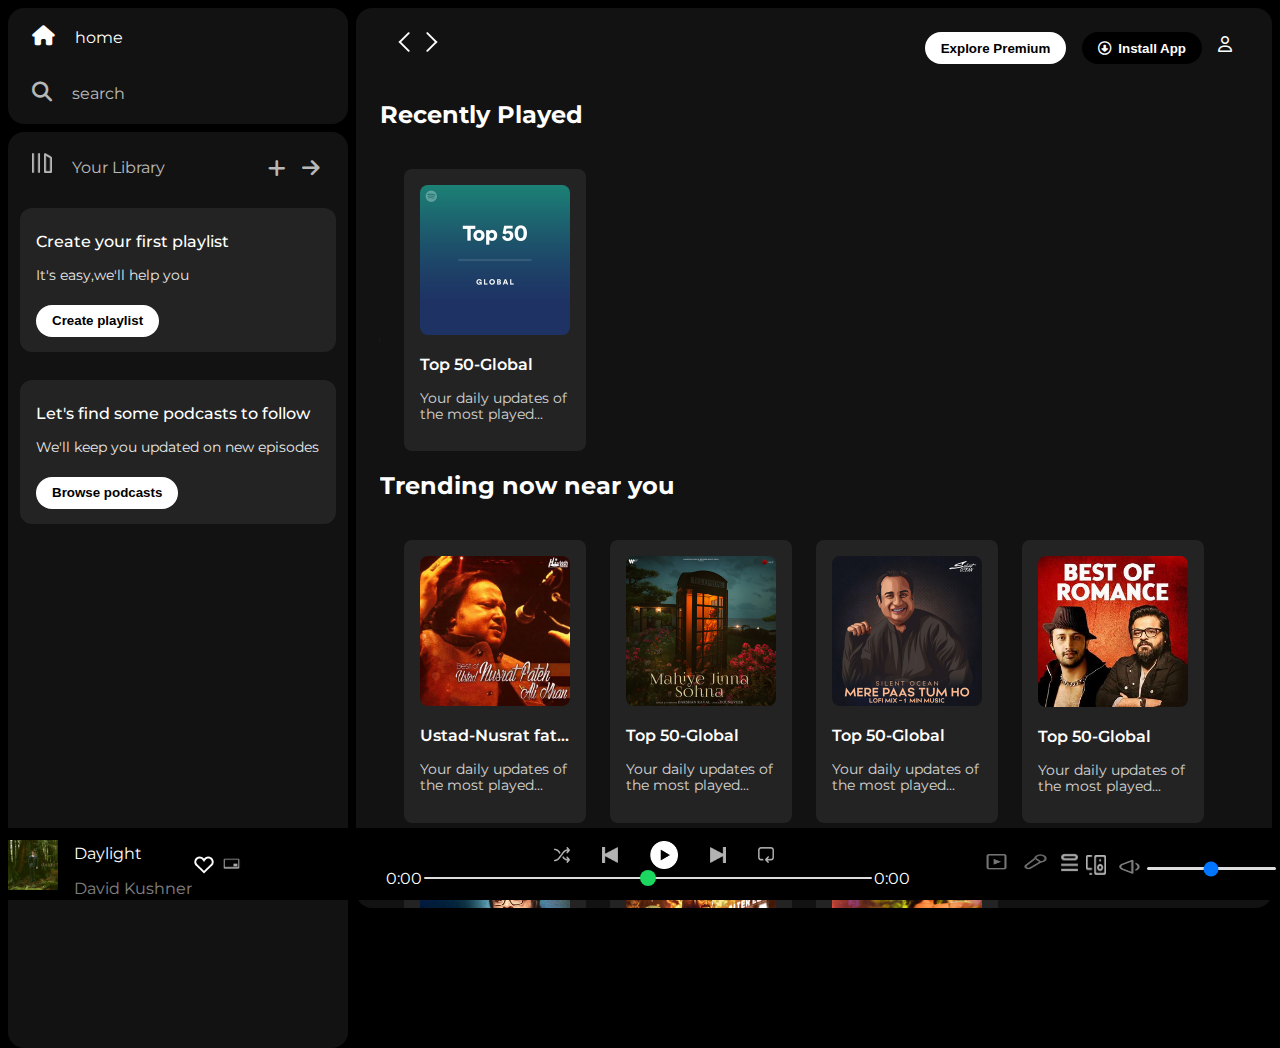
<file: index.html>
<!DOCTYPE html>
<html lang="en">
<head>
    <meta charset="UTF-8">
    <meta name="viewport" content="width=device-width, initial-scale=1.0">
    <link rel="stylesheet" href="https://cdnjs.cloudflare.com/ajax/libs/font-awesome/6.7.2/css/all.min.css" integrity="sha512-Evv84Mr4kqVGRNSgIGL/F/aIDqQb7xQ2vcrdIwxfjThSH8CSR7PBEakCr51Ck+w+/U6swU2Im1vVX0SVk9ABhg==" crossorigin="anonymous" referrerpolicy="no-referrer" />
    <link rel="icon" href="./Assets/logo.png">
    <title>Spotify-Web Player Music For Everyone</title>
    <link rel="stylesheet" href="spotify.css">
    <link rel="preconnect" href="https://fonts.googleapis.com">
<link rel="preconnect" href="https://fonts.gstatic.com" crossorigin>
<link href="https://fonts.googleapis.com/css2?family=Montserrat:ital,wght@0,100..900;1,100..900&display=swap" rel="stylesheet">
</head>
<body>
    <div class="main">
        <div class="sidebar">
            <div class="nav">
                <div class="nav-option" style="opacity: 1;">
                    <i class="fa-solid fa-house"></i>
                    <a href="#">home</a>
                </div>
                <div class="nav-option">
                    <i class="fa-solid fa-magnifying-glass"></i>
                    <a href="#">search</a>
                </div>
            </div>
            <div class="library">
                <div class="options">
                    <div class="lib-option nav-option">
                        <img src="./Assets/library_icon (1).png">
                        <a href="#">Your Library</a>
                    </div>
                    <div class="icons">
                        <i class="fa-solid fa-plus"></i>
                        <i class="fa-solid fa-arrow-right"></i>
                    </div>
                </div>
                <div class="lib-box">
                    <div class="box">
                        <p class="box-p1">Create your first playlist</p>
                        <p class="box-p2">It's easy,we'll help you</p>
                        <button class="badge">Create playlist</button>
                    </div>
                    <div class="box">
                        <p class="box-p1">Let's find some podcasts to follow</p>
                        <p class="box-p2">We'll keep you updated on new episodes</p>
                        <button class="badge">Browse podcasts</button>
                    </div>
                </div>
            </div>
        </div>
        <div class="main-content">
            <div class="sticky-nav">
                <div class="sticky-nav-icons">
                    <img src="./Assets/backward_icon.png">
                    <img src="./Assets/forward_icon.png " class="hide">
                </div>
                <div class="sticky-nav-options">
                    <button class="badge nav-item hide">Explore Premium</button>
                <button class="badge nav-item dark-badge"><i class="fa-regular fa-circle-down"  style="margin-right: 7px;"></i>Install App</button>
                <i class="fa-regular fa-user nav-item"></i>
                </div>
            </div>

                <h2>Recently Played</h2>
                <div class="cards-container">
                    <div class="card">
                        <img src="./Assets/card1img.jpeg" class="card-img">
                        <p class="card-title">Top 50-Global</p>
                        <p class="card-info">Your daily updates of the most played...</p>
                    </div>
                </div>
              
                <h2>Trending now near you</h2>
                <div class="cards-container">
                    <div class="card">
                        <img src="./Assets/img3.jpg" class="card-img">
                        <p class="card-title">Ustad-Nusrat fat...</p>
                        <p class="card-info">Your daily updates of the most played...</p>
                    </div>
                    <div class="card">
                        <img src="./Assets/card2img.jpeg" class="card-img">
                        <p class="card-title">Top 50-Global</p>
                        <p class="card-info">Your daily updates of the most played...</p>
                    </div>
                    <div class="card">
                        <img src="./Assets/card3img.jpeg" class="card-img">
                        <p class="card-title">Top 50-Global</p>
                        <p class="card-info">Your daily updates of the most played...</p>
                    </div>
                    <div class="card">
                        <img src="./Assets/img2.jpg" class="card-img">
                        <p class="card-title">Top 50-Global</p>
                        <p class="card-info">Your daily updates of the most played...</p>
                    </div>
                    <div class="card">
                        <img src="./Assets/img4.jpg" class="card-img">
                        <p class="card-title">Top 50-Global</p>
                        <p class="card-info">Your daily updates of the most played...</p>
                    </div>
                      <div class="card">
                        <img src="./Assets/card4img.jpeg" class="card-img">
                        <p class="card-title">Top 50-Global</p>
                        <p class="card-info">Your daily updates of the most played...</p>
                    </div>
                    <div class="card">
                        <img src="./Assets/img1.jpg" class="card-img">
                        <p class="card-title">Top 50-Global</p>
                        <p class="card-info">Your daily updates of the most played...</p>
                    </div>

                </div>

                <h2>Recently Played</h2>
                <div class="cards-container">
                    <div class="card">
                        <img src="./Assets/card6img.jpeg" class="card-img">
                        <p class="card-title">Top 50-Global</p>
                        <p class="card-info">Your daily updates of the most played...</p>
                    </div>
                    <div class="card">
                        <img src="./Assets/card5img.jpeg" class="card-img">
                        <p class="card-title">Top 50-Global</p>
                        <p class="card-info">Your daily updates of the most played...</p>
                    </div>
                    <div class="card">
                        <img src="./Assets/card1img.jpeg" class="card-img">
                        <p class="card-title">Top 50-Global</p>
                        <p class="card-info">Your daily updates of the most played...</p>
                    </div>
                </div>

                <div class="footer">
                    <div class="line"></div>
                </div>
        </div>
        <div class="music-player">
            <div class="album">
                
                <img src="./Assets/album_picture.jpeg" class="album-picture" style="height: 50px; width: 50px;">
    

                    <div class="track-details">
                        <p class="track-title">Daylight</p>
                        <p class="track-artist" style="opacity: 0.5;">David Kushner</p>
                    </div>

                    <div class="track-icons">
                        <img src="./Assets/album_icon1.png" class="album-icon">
                    <img src="./Assets/album_icon2.png" class="album-icon">
                    </div>
            </div>
            <div class="player">
                <div class="player-control">
                    <img src="./Assets/player_icon1.png" class="player-control-icon">
                    <img src="./Assets/player_icon2.png" class="player-control-icon">
                    <img src="./Assets/player_icon3.png" class="player-control-icon" style="opacity: 1; height: 1.75rem; width: 1.75rem;" >
                    <img src="./Assets/player_icon4.png" class="player-control-icon">
                    <img src="./Assets/player_icon5.png" class="player-control-icon">
                </div>
                <div class="playback-bar">
                    <span>0:00</span>
                    <input type="range" min="0" max="100" class="progress-bar">
                    <span>0:00</span>
                </div>
            </div>
            <div class="controls">
                <div class="controls-icons">
                    <img src="./Assets/controls_icon1.png" style="height: 35px; width: 35px;">
                    <img src="./Assets/controld_icon2.png" style="height: 35px; width: 35px;">
                    <img src="./Assets/controls_icon3.png" style="height: 25px; width: 25px; vertical-align: 4px;" >
                    <img src="./Assets/controls_icon4.png" style="height: 20px; width: 20px; vertical-align: 4px;">
                    <img src="./Assets/controls_icon5.png" style="height: 35px; width: 35px; vertical-align: -5px;">

                    
                </div>
                <div class="volume-bar">
                    
                    <input type="range" min="0" max="100" class="volume-bar">
                   
                </div>
            </div>
        </div>
    </div>
</body>
</html>
</file>
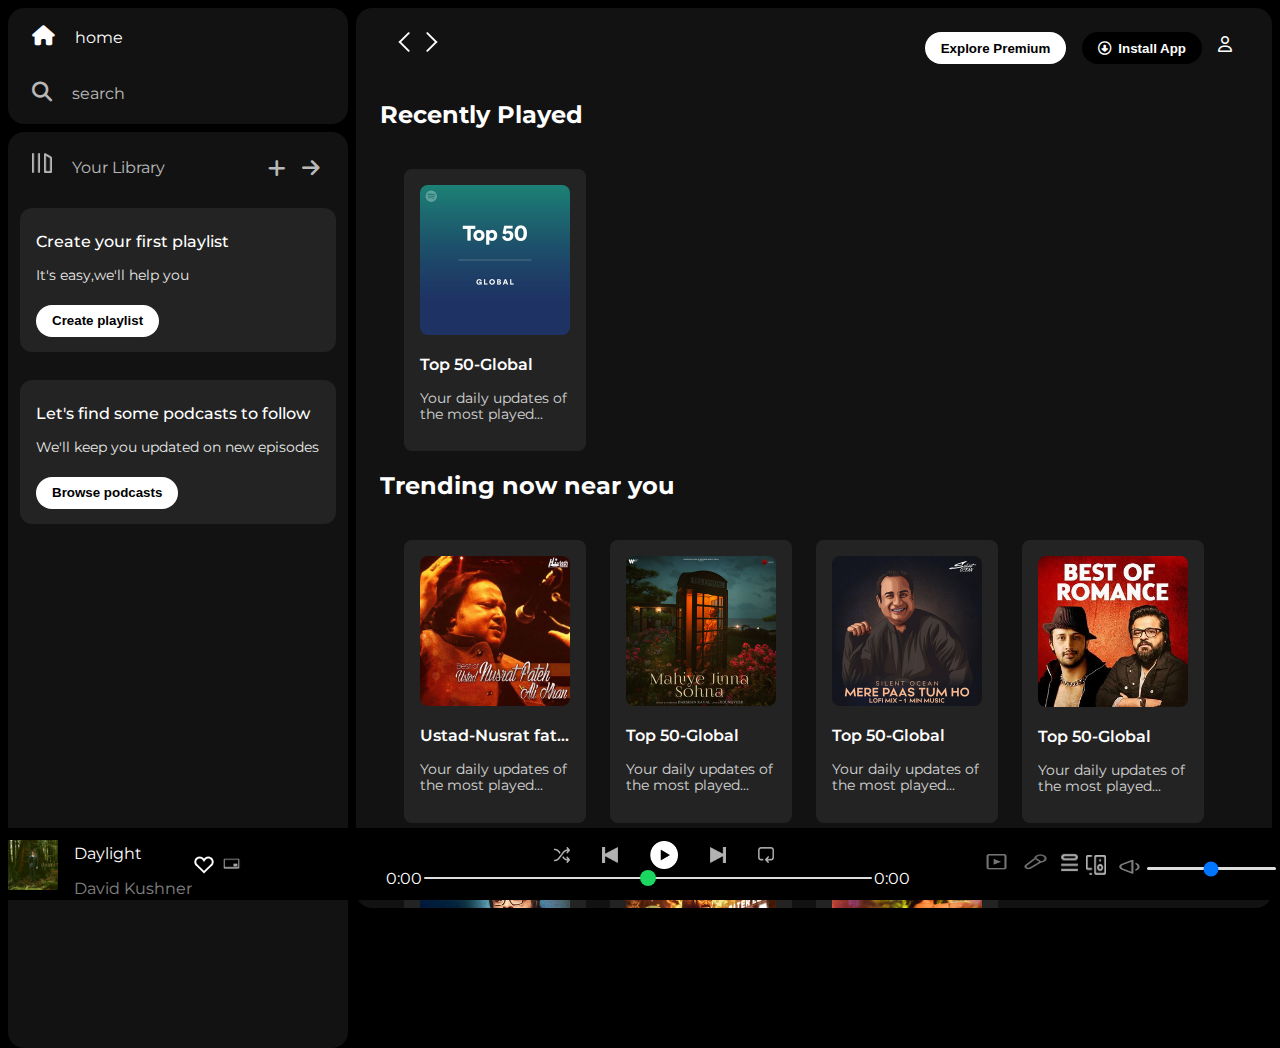
<file: spotify.html>
<!DOCTYPE html>
<html lang="en">
<head>
    <meta charset="UTF-8">
    <meta name="viewport" content="width=device-width, initial-scale=1.0">
    <link rel="stylesheet" href="https://cdnjs.cloudflare.com/ajax/libs/font-awesome/6.7.2/css/all.min.css" integrity="sha512-Evv84Mr4kqVGRNSgIGL/F/aIDqQb7xQ2vcrdIwxfjThSH8CSR7PBEakCr51Ck+w+/U6swU2Im1vVX0SVk9ABhg==" crossorigin="anonymous" referrerpolicy="no-referrer" />
    <link rel="icon" href="./Assets/logo.png">
    <title>Spotify-Web Player Music For Everyone</title>
    <link rel="stylesheet" href="spotify.css">
    <link rel="preconnect" href="https://fonts.googleapis.com">
<link rel="preconnect" href="https://fonts.gstatic.com" crossorigin>
<link href="https://fonts.googleapis.com/css2?family=Montserrat:ital,wght@0,100..900;1,100..900&display=swap" rel="stylesheet">
</head>
<body>
    <div class="main">
        <div class="sidebar">
            <div class="nav">
                <div class="nav-option" style="opacity: 1;">
                    <i class="fa-solid fa-house"></i>
                    <a href="#">home</a>
                </div>
                <div class="nav-option">
                    <i class="fa-solid fa-magnifying-glass"></i>
                    <a href="#">search</a>
                </div>
            </div>
            <div class="library">
                <div class="options">
                    <div class="lib-option nav-option">
                        <img src="./Assets/library_icon (1).png">
                        <a href="#">Your Library</a>
                    </div>
                    <div class="icons">
                        <i class="fa-solid fa-plus"></i>
                        <i class="fa-solid fa-arrow-right"></i>
                    </div>
                </div>
                <div class="lib-box">
                    <div class="box">
                        <p class="box-p1">Create your first playlist</p>
                        <p class="box-p2">It's easy,we'll help you</p>
                        <button class="badge">Create playlist</button>
                    </div>
                    <div class="box">
                        <p class="box-p1">Let's find some podcasts to follow</p>
                        <p class="box-p2">We'll keep you updated on new episodes</p>
                        <button class="badge">Browse podcasts</button>
                    </div>
                </div>
            </div>
        </div>
        <div class="main-content">
            <div class="sticky-nav">
                <div class="sticky-nav-icons">
                    <img src="./Assets/backward_icon.png">
                    <img src="./Assets/forward_icon.png " class="hide">
                </div>
                <div class="sticky-nav-options">
                    <button class="badge nav-item hide">Explore Premium</button>
                <button class="badge nav-item dark-badge"><i class="fa-regular fa-circle-down"  style="margin-right: 7px;"></i>Install App</button>
                <i class="fa-regular fa-user nav-item"></i>
                </div>
            </div>

                <h2>Recently Played</h2>
                <div class="cards-container">
                    <div class="card">
                        <img src="./Assets/card1img.jpeg" class="card-img">
                        <p class="card-title">Top 50-Global</p>
                        <p class="card-info">Your daily updates of the most played...</p>
                    </div>
                </div>
              
                <h2>Trending now near you</h2>
                <div class="cards-container">
                    <div class="card">
                        <img src="./Assets/img3.jpg" class="card-img">
                        <p class="card-title">Ustad-Nusrat fat...</p>
                        <p class="card-info">Your daily updates of the most played...</p>
                    </div>
                    <div class="card">
                        <img src="./Assets/card2img.jpeg" class="card-img">
                        <p class="card-title">Top 50-Global</p>
                        <p class="card-info">Your daily updates of the most played...</p>
                    </div>
                    <div class="card">
                        <img src="./Assets/card3img.jpeg" class="card-img">
                        <p class="card-title">Top 50-Global</p>
                        <p class="card-info">Your daily updates of the most played...</p>
                    </div>
                    <div class="card">
                        <img src="./Assets/img2.jpg" class="card-img">
                        <p class="card-title">Top 50-Global</p>
                        <p class="card-info">Your daily updates of the most played...</p>
                    </div>
                    <div class="card">
                        <img src="./Assets/img4.jpg" class="card-img">
                        <p class="card-title">Top 50-Global</p>
                        <p class="card-info">Your daily updates of the most played...</p>
                    </div>
                      <div class="card">
                        <img src="./Assets/card4img.jpeg" class="card-img">
                        <p class="card-title">Top 50-Global</p>
                        <p class="card-info">Your daily updates of the most played...</p>
                    </div>
                    <div class="card">
                        <img src="./Assets/img1.jpg" class="card-img">
                        <p class="card-title">Top 50-Global</p>
                        <p class="card-info">Your daily updates of the most played...</p>
                    </div>

                </div>

                <h2>Recently Played</h2>
                <div class="cards-container">
                    <div class="card">
                        <img src="./Assets/card6img.jpeg" class="card-img">
                        <p class="card-title">Top 50-Global</p>
                        <p class="card-info">Your daily updates of the most played...</p>
                    </div>
                    <div class="card">
                        <img src="./Assets/card5img.jpeg" class="card-img">
                        <p class="card-title">Top 50-Global</p>
                        <p class="card-info">Your daily updates of the most played...</p>
                    </div>
                    <div class="card">
                        <img src="./Assets/card1img.jpeg" class="card-img">
                        <p class="card-title">Top 50-Global</p>
                        <p class="card-info">Your daily updates of the most played...</p>
                    </div>
                </div>

                <div class="footer">
                    <div class="line"></div>
                </div>
        </div>
        <div class="music-player">
            <div class="album">
                
                <img src="./Assets/album_picture.jpeg" class="album-picture" style="height: 50px; width: 50px;">
    

                    <div class="track-details">
                        <p class="track-title">Daylight</p>
                        <p class="track-artist" style="opacity: 0.5;">David Kushner</p>
                    </div>

                    <div class="track-icons">
                        <img src="./Assets/album_icon1.png" class="album-icon">
                    <img src="./Assets/album_icon2.png" class="album-icon">
                    </div>
            </div>
            <div class="player">
                <div class="player-control">
                    <img src="./Assets/player_icon1.png" class="player-control-icon">
                    <img src="./Assets/player_icon2.png" class="player-control-icon">
                    <img src="./Assets/player_icon3.png" class="player-control-icon" style="opacity: 1; height: 1.75rem; width: 1.75rem;" >
                    <img src="./Assets/player_icon4.png" class="player-control-icon">
                    <img src="./Assets/player_icon5.png" class="player-control-icon">
                </div>
                <div class="playback-bar">
                    <span>0:00</span>
                    <input type="range" min="0" max="100" class="progress-bar">
                    <span>0:00</span>
                </div>
            </div>
            <div class="controls">
                <div class="controls-icons">
                    <img src="./Assets/controls_icon1.png" style="height: 35px; width: 35px;">
                    <img src="./Assets/controld_icon2.png" style="height: 35px; width: 35px;">
                    <img src="./Assets/controls_icon3.png" style="height: 25px; width: 25px; vertical-align: 4px;" >
                    <img src="./Assets/controls_icon4.png" style="height: 20px; width: 20px; vertical-align: 4px;">
                    <img src="./Assets/controls_icon5.png" style="height: 35px; width: 35px; vertical-align: -5px;">

                    
                </div>
                <div class="volume-bar">
                    
                    <input type="range" min="0" max="100" class="volume-bar">
                   
                </div>
            </div>
        </div>
    </div>
</body>
</html>
</file>
<file: spotify.css>
body{
  font-family: "Montserrat", serif;
  margin: 0;
  background-color: black;
  color: white;
  overflow: hidden;
}
.main{
    display: flex;
    height: 100vh;
    padding: 0.5rem;

}
.sidebar{
    background-color: black;
    width: 340px;
    border-radius: 1rem;
    margin-right: 0.5rem;
    
}
.main-content{
    background-color: #121212;
    flex: 1;
    border-radius: 1rem;
    overflow: auto;
    padding: 0 1.5rem 0 1.5rem;
}
.music-player{
    background-color: black;
    height: 72px;
    position: fixed;
    bottom: 0px;
    width: 100%;
}
a{
    text-decoration: none;
    color: white;
}
.nav{
    background-color: #121212;
    border-radius: 1rem;
    display: flex;
    flex-direction: column;
    justify-content: center;
    height: 100px;
    padding: 0.5rem 0.75rem;
}
.nav-option{
    line-height: 2.5rem;
    opacity: 0.7;
    padding: 0.5rem 0.75rem;
}
.nav-option:hover{
    opacity: 1;
}
.nav-option i{
    font-size: 1.25rem;
}
.nav-option a{
    font-size: 1rem;
    margin-left: 1rem;
}
.library{
    background-color: #121212;
    border-radius: 1rem;
    height: 100%;
    margin-top: 0.5rem;
    padding: 0.5rem 0.75rem; 
}
.options{
    display: flex;
    justify-content: space-between;
    align-items: center;
}
.lib-option img{
    height: 1.25rem;
    width: 1.25rem;
}
.icons{
    font-size: 1.25rem;
   
    display: flex;
}
.icons i{
    opacity: 0.7;
    margin-right: 1rem;
}
.icons i:hover{
    opacity: 1;
}
.box{
    background-color: #232323;
    height: 8rem;
    border-radius: 0.75rem;
    margin: 0.75rem 0 1.75rem 0;
    padding: 0.5rem 1rem;

}
.box-p1{
    font-size: 1rem;
    font-weight: 500;
}
.box-p2{
    font-size: 0.85rem;
    opacity: 0.9;
}
.badge{
    background-color: white;
    border: none;
    border-radius: 100px;
    padding: 0.25rem 1rem;
    font-weight: 700;
    margin-top: 0.5rem;
    height: 2rem;
    width: fit-content;
}
.dark-badge{
    background-color: black;
    color: white;
}
.sticky-nav{
    position:sticky;
    background-color: #121212;
    display: flex;
    justify-content: space-between;
    align-items: center;
    padding: 1rem 0 1rem 0;
    z-index: 10;
  
}
.sticky-nav-icons{
   margin-left: 0.75rem;
}
.sticky-nav-options{
    display: flex;
    justify-content: center;
    align-items: center;
    
}

.nav-item{
    margin-right: 1rem;
}
@media (max-width:1000px) {
    .hide{
        display: none;
    }
}
.card{
    background-color: #232323;
    width:150px;
    border-radius: 0.5rem;
    padding: 1rem;
    margin-left: 1.5rem;
    margin-top: 20px;
    transition: transform 0.4s ease, box-shadow 0.5s ease; /

}
.card:hover {
    transform: scale(1.10); 
    box-shadow: 0 4px 8px rgba(0, 0, 0, 0.2);
}
.cards-container{
   display: flex;
   flex-wrap: wrap;
  
    
}
.card-img{
    width: 100%;
    border-radius: 0.5rem;
  
}
.card-title{
    font-weight: 600;
}
.card-info{
    font-size: 0.85rem;
    opacity: 0.8;
}
.footer{
    height: 300px;
    display: flex;
    align-items: center;
    justify-content: center;
}
.line{
    border-top: 1px solid white;
    width: 70%;
    height: 50%;
    opacity: 0.4;

}
.music-player{
    display: flex;
    justify-content: space-between;
    align-items: center;
}
.album{
    width: 25%;
    display: flex;
    height: 72px;

}
.album-picture{
    
   align-items: center;
   margin-top: 0.75rem;
}
.track-details{
   margin-left: 1rem;
   

}
.album-icon{
    height: 1.5rem;
    width: 1.5rem; 
    margin-top: 25px;
}

.player{
    width: 50%;
}

.player-control{
    display: flex;
    justify-content: center;
    align-items: center;
}
.player-control-icon{
    height: 1rem;
    width: 1rem;
    margin-left: 2rem;
    opacity: 0.7;
}
.player-control-icon:hover{
    opacity: 1;
}
.playback-bar{
    display: flex;
    justify-content: center;
    align-items: center;
}
.progress-bar{
    width: 70%;
    appearance: none;
    background-color: transparent;
    cursor: pointer;
    
}
.progress-bar::-webkit-slider-runnable-track{
    background-color: #ddd;
    border-radius: 100px;
    height: 0.15rem;

}
.progress-bar::-webkit-slider-thumb{
    appearance: none;
    height: 1rem;
    width: 1rem;
    background-color: #1bd760;
    border-radius: 50%;
margin-top: -6.5px;
}
.controls{
    width: 25%;
    display: flex;
    justify-content: center;
    align-items: center;
}
.controls-icons{
   opacity: 0.7;

}
.volume-bar::-webkit-slider-runnable-track{
    background-color: #ddd;
    border-radius: 100px;
    height: 0.15rem;

}
.volume-bar::-webkit-slider-thumb{
    appearance: none;
    height: 1rem;
    width: 1rem;
    background-color: #1bd760;
    border-radius: 50%;
margin-top: -6.5px;
}
</file>
